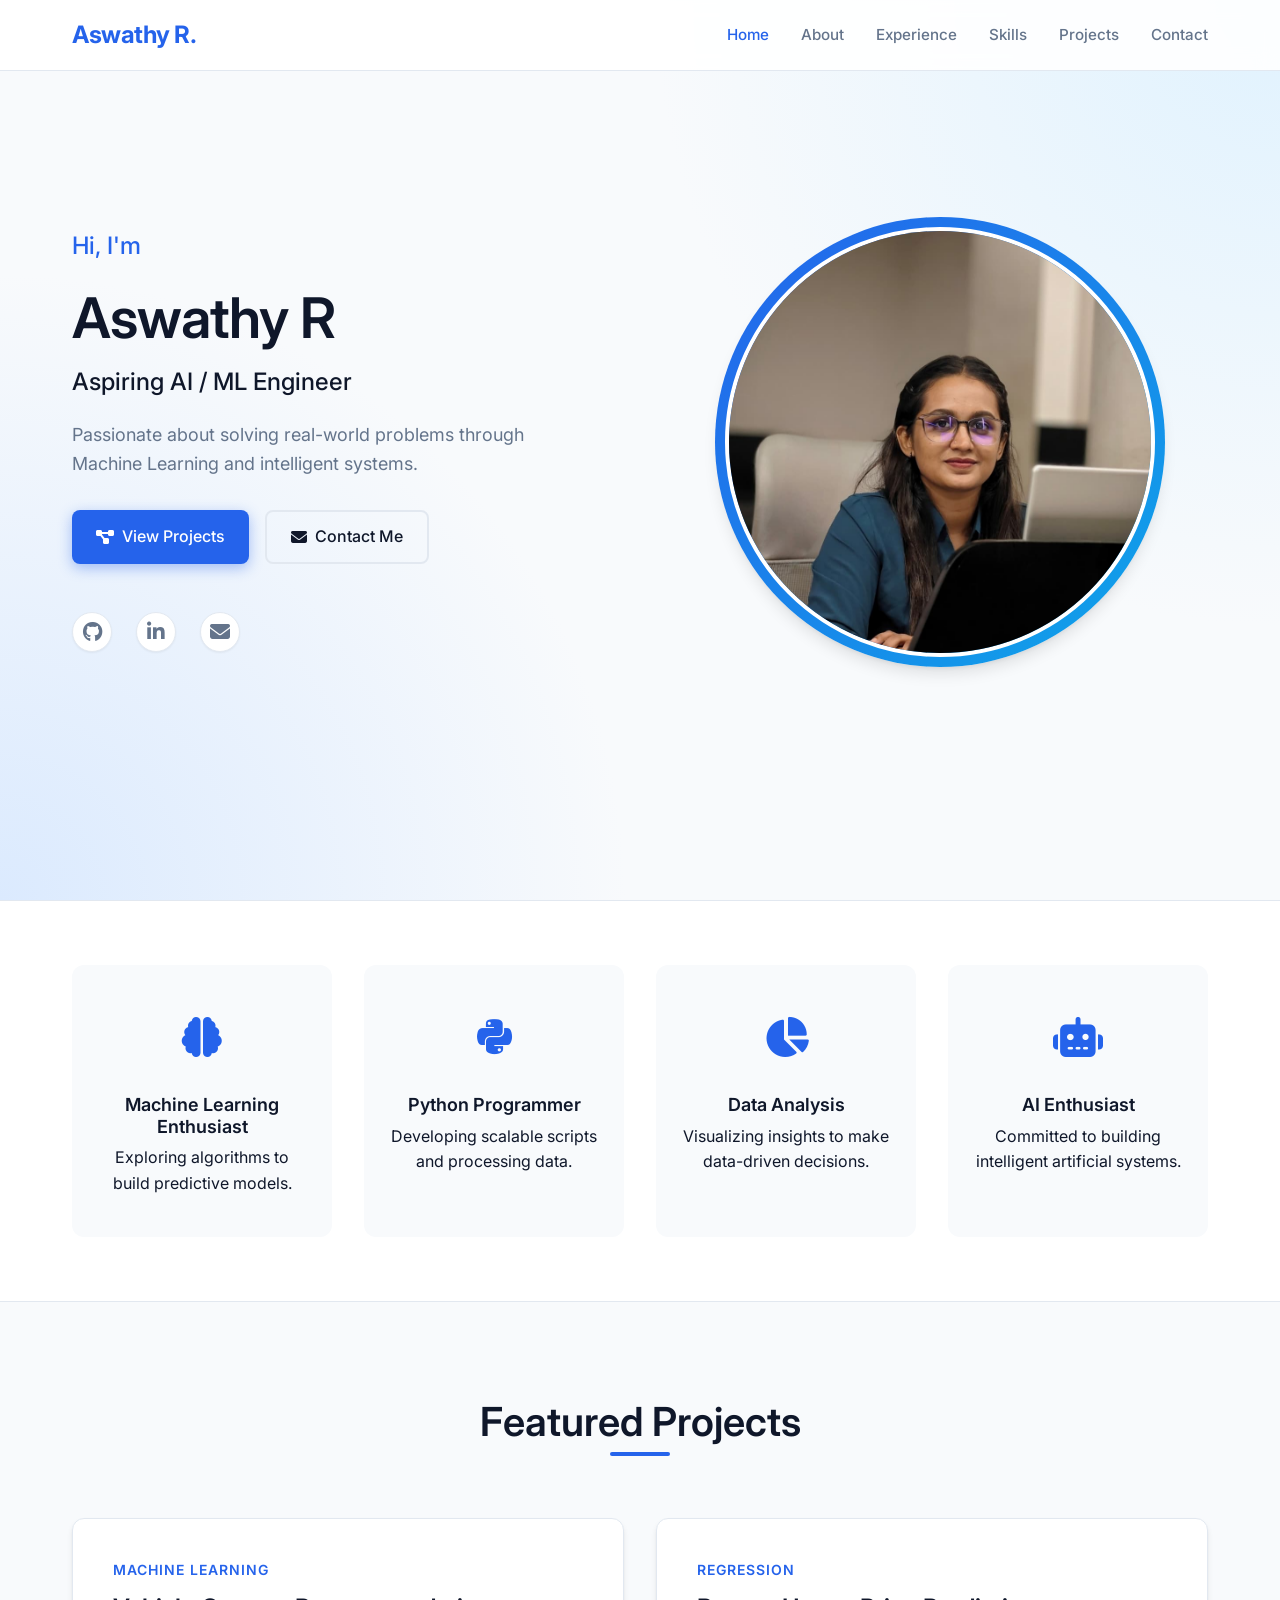
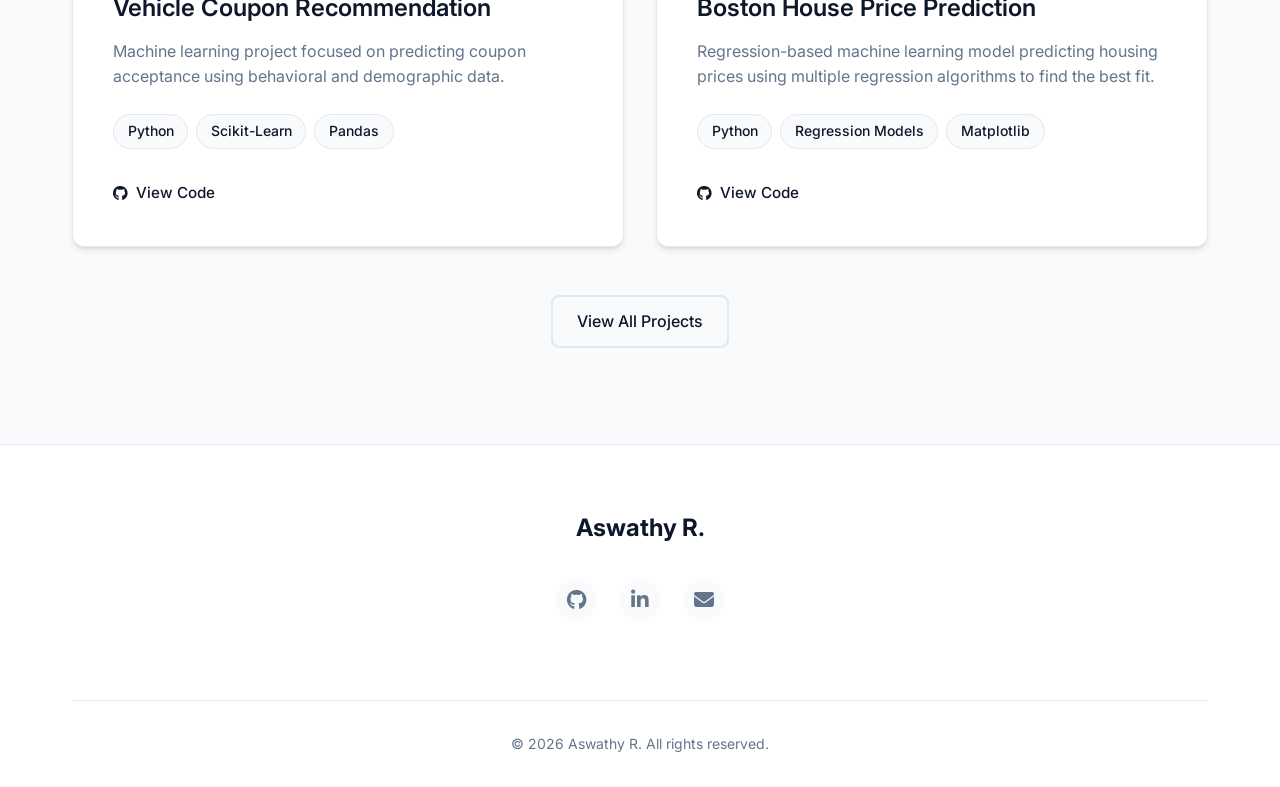
<file: index.html>
<!DOCTYPE html>
<html lang="en">

<head>
    <meta charset="UTF-8">
    <meta name="viewport" content="width=device-width, initial-scale=1.0">
    <title>Aswathy R | AI/ML Engineer</title>
    <meta name="description"
        content="Portfolio of Aswathy R, an aspiring AI/ML Engineer passionate about solving real-world problems.">
    <link rel="stylesheet" href="style.css">
    <link href="https://fonts.googleapis.com/css2?family=Inter:wght@300;400;500;600;700&display=swap" rel="stylesheet">
    <link rel="stylesheet" href="https://cdnjs.cloudflare.com/ajax/libs/font-awesome/6.4.0/css/all.min.css">
</head>

<body>
    <nav class="navbar">
        <div class="nav-content">
            <a href="index.html" class="logo">Aswathy R.</a>
            <ul class="nav-links">
                <li><a href="index.html" class="active">Home</a></li>
                <li><a href="about.html">About</a></li>
                <li><a href="experience.html">Experience</a></li>
                <li><a href="skills.html">Skills</a></li>
                <li><a href="projects.html">Projects</a></li>
                <li><a href="contact.html">Contact</a></li>
            </ul>
            <div class="menu-btn"><i class="fas fa-bars"></i></div>
        </div>
    </nav>

    <main>
        <!-- Hero Section -->
        <section class="hero" id="home">
            <div class="container hero-content">
                <div class="hero-text fade-in-up">
                    <h2 class="hero-title delay-1">Hi, I'm</h2>
                    <h1 class="delay-1">Aswathy R</h1>
                    <h3 class="hero-title delay-2" style="margin-top: 1rem; color: var(--text-main);">Aspiring AI / ML
                        Engineer</h3>
                    <p class="hero-tagline delay-3">
                        Passionate about solving real-world problems through Machine Learning and intelligent systems.
                    </p>
                    <div class="hero-actions delay-4">
                        <a href="projects.html" class="btn btn-primary">
                            <i class="fas fa-project-diagram"></i> View Projects
                        </a>
                        <a href="contact.html" class="btn btn-outline">
                            <i class="fas fa-envelope"></i> Contact Me
                        </a>
                    </div>
                    <div class="social-links delay-4">
                        <a href="https://github.com/Aswathy-R1211" target="_blank" aria-label="GitHub"><i
                                class="fab fa-github"></i></a>
                        <a href="https://www.linkedin.com/in/aswathy-r-1751b9347" target="_blank"
                            aria-label="LinkedIn"><i class="fab fa-linkedin-in"></i></a>
                        <a href="mailto:aswathysarovar@gmail.com" target="_blank" 
                            aria-label="Email"><i class="fas fa-envelope"></i></a>
                    </div>
                </div>
                <div class="hero-image fade-in-up delay-2">
                    <div class="img-container">
                        <img src="assets/profle.jpeg" alt="Aswathy R - AI Engineer">
                    </div>
                </div>
            </div>
        </section>

        <!-- Quick Highlights -->
        <section class="highlights">
            <div class="container">
                <div class="highlights-grid">
                    <div class="highlight-card fade-in-up delay-1">
                        <div class="highlight-icon"><i class="fas fa-brain"></i></div>
                        <h3>Machine Learning Enthusiast</h3>
                        <p>Exploring algorithms to build predictive models.</p>
                    </div>
                    <div class="highlight-card fade-in-up delay-2">
                        <div class="highlight-icon"><i class="fab fa-python"></i></div>
                        <h3>Python Programmer</h3>
                        <p>Developing scalable scripts and processing data.</p>
                    </div>
                    <div class="highlight-card fade-in-up delay-3">
                        <div class="highlight-icon"><i class="fas fa-chart-pie"></i></div>
                        <h3>Data Analysis</h3>
                        <p>Visualizing insights to make data-driven decisions.</p>
                    </div>
                    <div class="highlight-card fade-in-up delay-4">
                        <div class="highlight-icon"><i class="fas fa-robot"></i></div>
                        <h3>AI Enthusiast</h3>
                        <p>Committed to building intelligent artificial systems.</p>
                    </div>
                </div>
            </div>
        </section>

        <!-- Featured Projects / Preview -->
        <section class="projects-section">
            <div class="container">
                <div class="section-header fade-in-up">
                    <h2 class="section-title">Featured Projects</h2>
                </div>
                <div class="projects-grid">
                    <!-- Project 1 -->
                    <div class="project-card fade-in-up delay-1">
                        <div class="project-content">
                            <div class="project-category">Machine Learning</div>
                            <h3>Vehicle Coupon Recommendation</h3>
                            <p>Machine learning project focused on predicting coupon acceptance using behavioral and
                                demographic data.</p>
                            <div class="project-tech">
                                <span class="tech-tag">Python</span>
                                <span class="tech-tag">Scikit-Learn</span>
                                <span class="tech-tag">Pandas</span>
                            </div>
                            <div class="project-links">
                                <a href="https://github.com/Aswathy-R1211/MACHINE-LEARNING-PROJECT" target="_blank" class="project-link">
                                    <i class="fab fa-github"></i> View Code
                                </a>
                            </div>
                        </div>
                    </div>
                    <!-- Project 2 -->
                    <div class="project-card fade-in-up delay-2">
                        <div class="project-content">
                            <div class="project-category">Regression</div>
                            <h3>Boston House Price Prediction</h3>
                            <p>Regression-based machine learning model predicting housing prices using multiple
                                regression algorithms to find the best fit.</p>
                            <div class="project-tech">
                                <span class="tech-tag">Python</span>
                                <span class="tech-tag">Regression Models</span>
                                <span class="tech-tag">Matplotlib</span>
                            </div>
                            <div class="project-links">
                                <a href="https://github.com/Aswathy-R1211/SUPERVISED-MACHINE-LEARNING-PROJECT" target="_blank" class="project-link">
                                    <i class="fab fa-github"></i> View Code
                                </a>
                            </div>
                        </div>
                    </div>
                </div>
                <div style="text-align: center; margin-top: 3rem;" class="fade-in-up delay-3">
                    <a href="projects.html" class="btn btn-outline">View All Projects</a>
                </div>
            </div>
        </section>
    </main>

    <footer>
        <div class="container footer-content">
            <div class="footer-logo">Aswathy R.</div>
            <div class="footer-social">
                <a href="https://github.com/Aswathy-R1211" target="_blank" aria-label="GitHub"><i
                        class="fab fa-github"></i></a>
                <a href="https://www.linkedin.com/in/aswathy-r-1751b9347" target="_blank" aria-label="LinkedIn"><i
                        class="fab fa-linkedin-in"></i></a>
                <a href="mailto:aswathysarovar@gmail.com" aria-label="Email"><i class="fas fa-envelope"></i></a>
            </div>
            <div class="footer-bottom">
                <p>&copy; 2026 Aswathy R. All rights reserved.</p>
            </div>
        </div>
    </footer>

    <script src="main.js"></script>
</body>

</html>
</file>
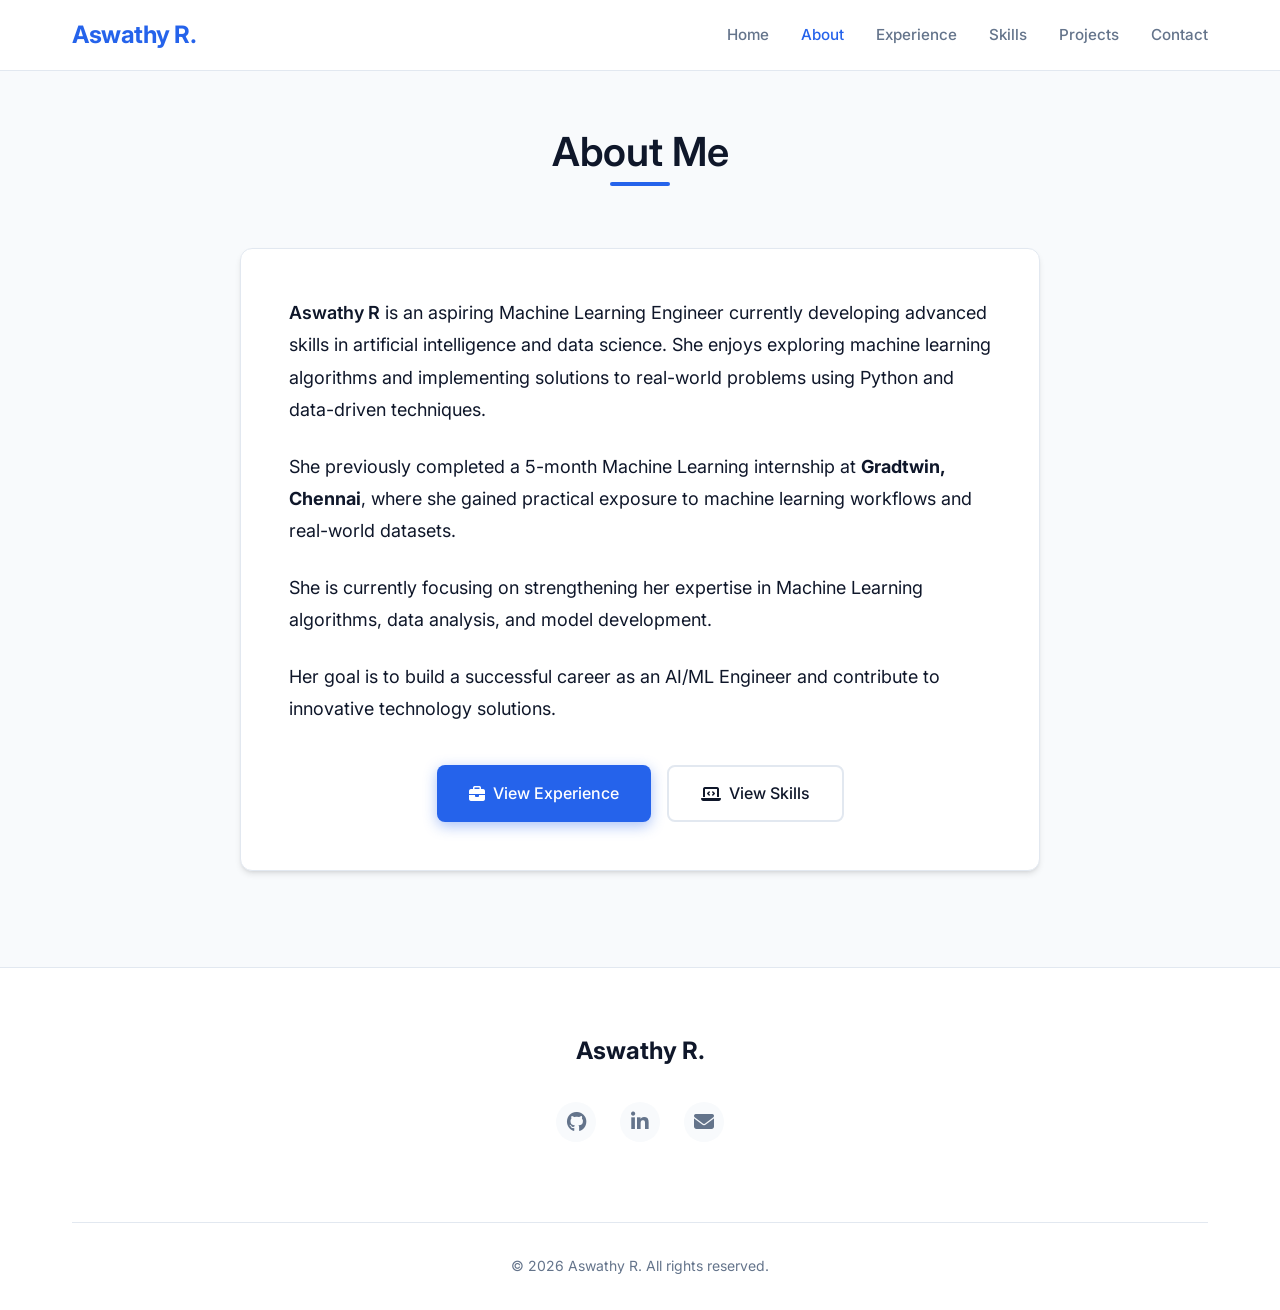
<file: about.html>
<!DOCTYPE html>
<html lang="en">
<head>
    <meta charset="UTF-8">
    <meta name="viewport" content="width=device-width, initial-scale=1.0">
    <title>About Me | Aswathy R</title>
    <meta name="description" content="Learn more about Aswathy R, an aspiring AI/ML Engineer.">
    <link rel="stylesheet" href="style.css">
    <link href="https://fonts.googleapis.com/css2?family=Inter:wght@300;400;500;600;700&display=swap" rel="stylesheet">
    <link rel="stylesheet" href="https://cdnjs.cloudflare.com/ajax/libs/font-awesome/6.4.0/css/all.min.css">
</head>
<body>
    <nav class="navbar">
        <div class="nav-content">
            <a href="index.html" class="logo">Aswathy R.</a>
            <ul class="nav-links">
                <li><a href="index.html">Home</a></li>
                <li><a href="about.html" class="active">About</a></li>
                <li><a href="experience.html">Experience</a></li>
                <li><a href="skills.html">Skills</a></li>
                <li><a href="projects.html">Projects</a></li>
                <li><a href="contact.html">Contact</a></li>
            </ul>
            <div class="menu-btn"><i class="fas fa-bars"></i></div>
        </div>
    </nav>

    <main style="padding-top: 8rem; min-height: calc(100vh - 200px);">
        <section class="about" style="padding-top: 0;">
            <div class="container">
                <div class="section-header fade-in-up">
                    <h2 class="section-title">About Me</h2>
                </div>
                
                <div class="about-content fade-in-up delay-1" style="max-width: 800px; margin: 0 auto; background: var(--bg-card); padding: 3rem; border-radius: var(--radius); box-shadow: var(--shadow-md); border: 1px solid var(--border);">
                    <p style="margin-bottom: 1.5rem; font-size: 1.125rem; color: var(--text-secondary); line-height: 1.8;">
                        <strong style="color: var(--text-main); font-weight: 600;">Aswathy R</strong> is an aspiring Machine Learning Engineer currently developing advanced skills in artificial intelligence and data science. She enjoys exploring machine learning algorithms and implementing solutions to real-world problems using Python and data-driven techniques.
                    </p>
                    <p style="margin-bottom: 1.5rem; font-size: 1.125rem; color: var(--text-secondary); line-height: 1.8;">
                        She previously completed a 5-month Machine Learning internship at <strong>Gradtwin, Chennai</strong>, where she gained practical exposure to machine learning workflows and real-world datasets.
                    </p>
                    <p style="margin-bottom: 1.5rem; font-size: 1.125rem; color: var(--text-secondary); line-height: 1.8;">
                        She is currently focusing on strengthening her expertise in Machine Learning algorithms, data analysis, and model development.
                    </p>
                    <p style="margin-bottom: 2.5rem; font-size: 1.125rem; color: var(--text-secondary); line-height: 1.8;">
                        Her goal is to build a successful career as an AI/ML Engineer and contribute to innovative technology solutions.
                    </p>
                    
                    <div style="text-align: center; display: flex; gap: 1rem; justify-content: center; flex-wrap: wrap;">
                        <a href="experience.html" class="btn btn-primary" style="padding: 0.85rem 2rem;">
                            <i class="fas fa-briefcase"></i> View Experience
                        </a>
                        <a href="skills.html" class="btn btn-outline" style="padding: 0.85rem 2rem;">
                            <i class="fas fa-laptop-code"></i> View Skills
                        </a>
                    </div>
                </div>
            </div>
        </section>
    </main>

    <footer>
        <div class="container footer-content">
            <div class="footer-logo">Aswathy R.</div>
            <div class="footer-social">
                <a href="https://github.com/Aswathy-R1211" target="_blank" aria-label="GitHub"><i class="fab fa-github"></i></a>
                <a href="https://www.linkedin.com/in/aswathy-r-1751b9347" target="_blank" aria-label="LinkedIn"><i class="fab fa-linkedin-in"></i></a>
                <a href="mailto:aswathysarovar@gmail.com" target="_blank" aria-label="Email"><i class="fas fa-envelope"></i></a>
            </div>
            <div class="footer-bottom">
                <p>&copy; 2026 Aswathy R. All rights reserved.</p>
            </div>
        </div>
    </footer>

    <script src="main.js"></script>
</body>
</html>
</file>
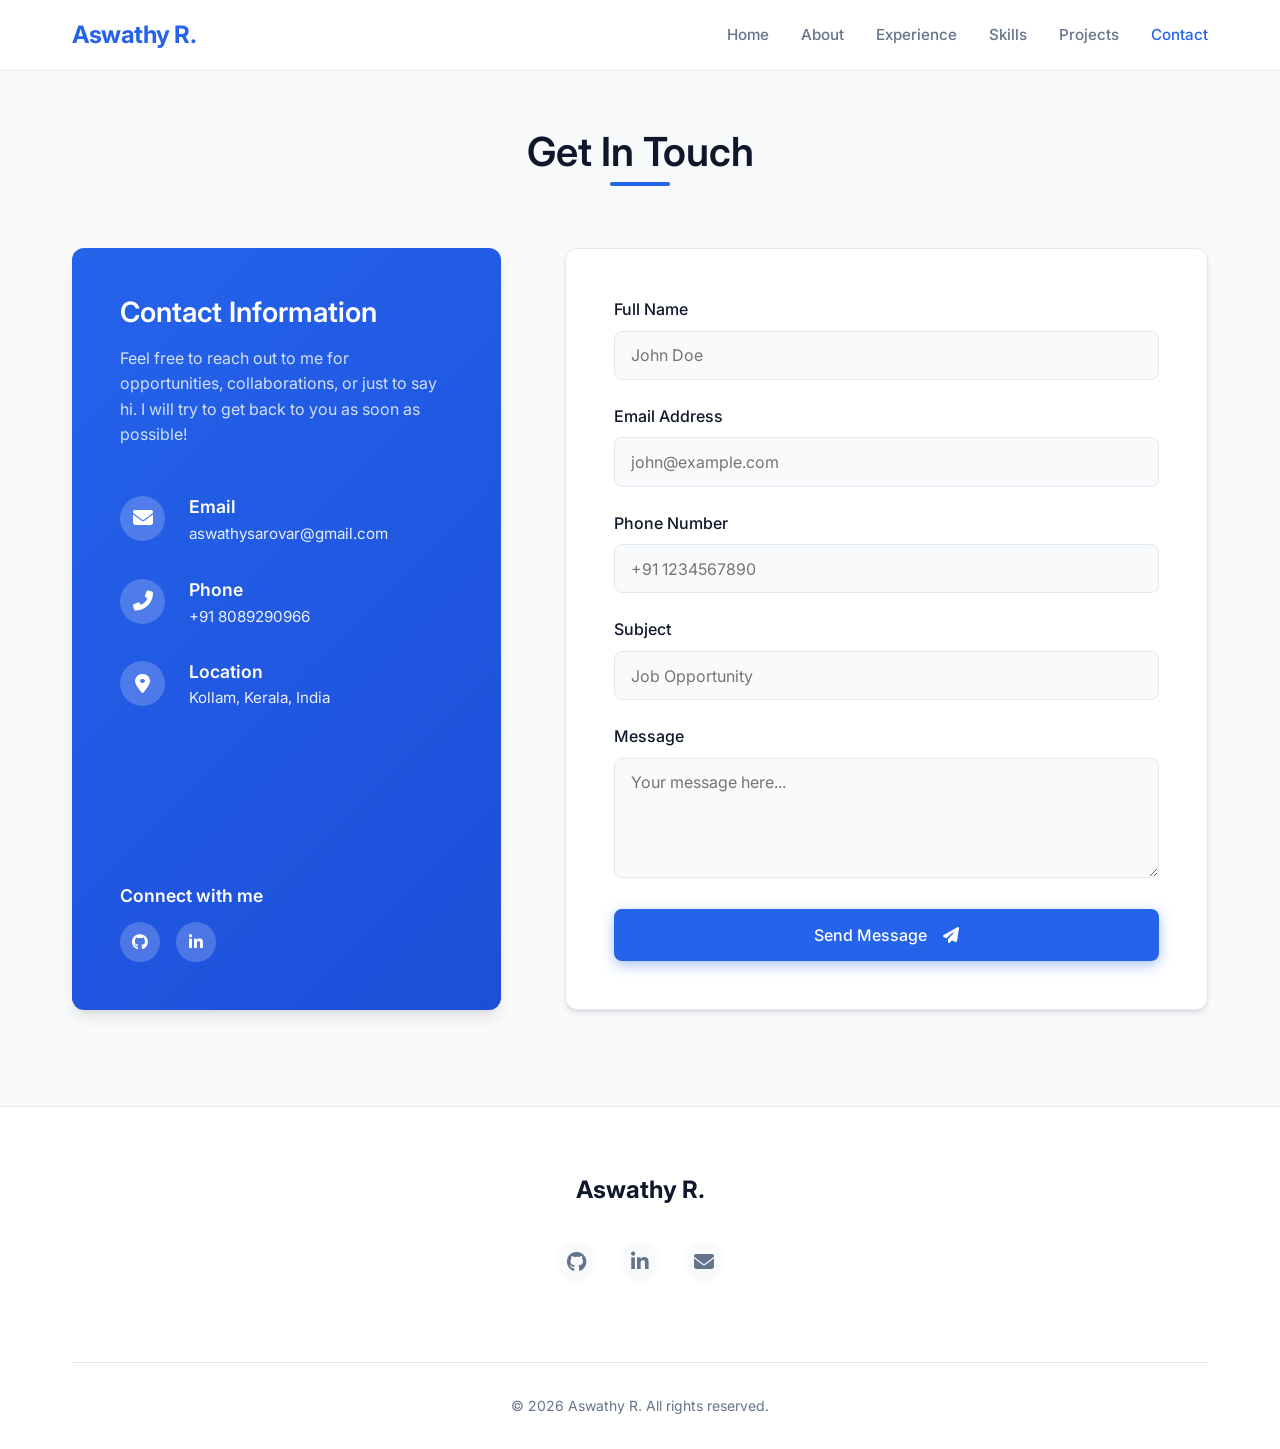
<file: contact.html>
<!DOCTYPE html>
<html lang="en">

<head>
    <meta charset="UTF-8">
    <meta name="viewport" content="width=device-width, initial-scale=1.0">
    <title>Contact Me | Aswathy R</title>
    <meta name="description" content="Get in touch with Aswathy R.">
    <link rel="stylesheet" href="style.css">
    <link href="https://fonts.googleapis.com/css2?family=Inter:wght@300;400;500;600;700&display=swap" rel="stylesheet">
    <link rel="stylesheet" href="https://cdnjs.cloudflare.com/ajax/libs/font-awesome/6.4.0/css/all.min.css">
    <style>
        .contact-grid {
            display: grid;
            grid-template-columns: 1fr 1.5fr;
            gap: 4rem;
        }

        @media (max-width: 900px) {
            .contact-grid {
                grid-template-columns: 1fr;
            }
        }

        .contact-info-card {
            background: linear-gradient(135deg, var(--primary), var(--primary-dark));
            color: white;
            padding: 3rem;
            border-radius: var(--radius);
            box-shadow: var(--shadow-lg);
            display: flex;
            flex-direction: column;
            gap: 2rem;
        }

        .contact-info-card h3 {
            color: white;
            font-size: 1.75rem;
            margin-bottom: 1rem;
        }

        .info-item {
            display: flex;
            align-items: flex-start;
            gap: 1.5rem;
        }

        .info-item .icon {
            width: 45px;
            height: 45px;
            border-radius: 50%;
            background: rgba(255, 255, 255, 0.2);
            display: flex;
            align-items: center;
            justify-content: center;
            font-size: 1.25rem;
            flex-shrink: 0;
        }

        .info-item h4 {
            color: white;
            font-size: 1.1rem;
            margin-bottom: 0.25rem;
        }

        .info-item p,
        .info-item a {
            color: rgba(255, 255, 255, 0.9);
            font-size: 0.95rem;
        }

        .info-item a:hover {
            color: white;
            text-decoration: underline;
        }

        .contact-form {
            background: var(--bg-card);
            padding: 3rem;
            border-radius: var(--radius);
            box-shadow: var(--shadow-md);
            border: 1px solid var(--border);
        }

        .form-group {
            margin-bottom: 1.5rem;
        }

        .form-label {
            display: block;
            margin-bottom: 0.5rem;
            font-weight: 500;
            color: var(--text-main);
        }

        .form-control {
            width: 100%;
            padding: 0.85rem 1rem;
            border: 1px solid var(--border);
            border-radius: 8px;
            font-family: inherit;
            font-size: 1rem;
            transition: var(--transition);
            background: var(--bg-main);
            color: var(--text-main);
        }

        .form-control:focus {
            outline: none;
            border-color: var(--primary);
            box-shadow: 0 0 0 3px rgba(37, 99, 235, 0.1);
            background: white;
        }

        textarea.form-control {
            resize: vertical;
            min-height: 120px;
        }

        .error-message {
            color: #dc2626;
            font-size: 0.85rem;
            margin-top: 0.5rem;
            display: none;
        }

        .form-group.error .form-control {
            border-color: #dc2626;
        }

        .form-group.error .error-message {
            display: block;
        }

        .form-success {
            display: none;
            background: #dcfce7;
            color: #166534;
            padding: 1rem;
            border-radius: 8px;
            margin-bottom: 1.5rem;
            border: 1px solid #bbf7d0;
            text-align: center;
            font-weight: 500;
        }
    </style>
</head>

<body>
    <nav class="navbar">
        <div class="nav-content">
            <a href="index.html" class="logo">Aswathy R.</a>
            <ul class="nav-links">
                <li><a href="index.html">Home</a></li>
                <li><a href="about.html">About</a></li>
                <li><a href="experience.html">Experience</a></li>
                <li><a href="skills.html">Skills</a></li>
                <li><a href="projects.html">Projects</a></li>
                <li><a href="contact.html" class="active">Contact</a></li>
            </ul>
            <div class="menu-btn"><i class="fas fa-bars"></i></div>
        </div>
    </nav>

    <main style="padding-top: 8rem; min-height: calc(100vh - 200px);">
        <section class="contact" style="padding-top: 0;">
            <div class="container">
                <div class="section-header fade-in-up">
                    <h2 class="section-title">Get In Touch</h2>
                </div>

                <div class="contact-grid">

                    <!-- Contact Info -->
                    <div class="contact-info-card fade-in-up delay-1">
                        <div>
                            <h3>Contact Information</h3>
                            <p style="color: rgba(255,255,255,0.8); line-height: 1.6;">Feel free to reach out to me for
                                opportunities, collaborations, or just to say hi. I will try to get back to you as soon
                                as possible!</p>
                        </div>

                        <div style="display: flex; flex-direction: column; gap: 2rem; margin-top: 1rem;">
                            <div class="info-item">
                                <div class="icon"><i class="fas fa-envelope"></i></div>
                                <div>
                                    <h4>Email</h4>
                                    <a href="mailto:aswathysarovar@gmail.com">aswathysarovar@gmail.com</a>
                                </div>
                            </div>

                            <div class="info-item">
                                <div class="icon"><i class="fas fa-phone-alt"></i></div>
                                <div>
                                    <h4>Phone</h4>
                                    <a href="tel:+918089290966">+91 8089290966</a>
                                </div>
                            </div>

                            <div class="info-item">
                                <div class="icon"><i class="fas fa-map-marker-alt"></i></div>
                                <div>
                                    <h4>Location</h4>
                                    <p>Kollam, Kerala, India</p>
                                </div>
                            </div>
                        </div>

                        <div style="margin-top: auto; padding-top: 2rem;">
                            <h4 style="color: white; margin-bottom: 1rem; font-size: 1.1rem;">Connect with me</h4>
                            <div style="display: flex; gap: 1rem;">
                                <a href="https://github.com/Aswathy-R1211" target="_blank"
                                    style="width: 40px; height: 40px; border-radius: 50%; background: rgba(255,255,255,0.2); display: flex; align-items: center; justify-content: center; color: white; transition: all 0.3s;"><i
                                        class="fab fa-github"></i></a>
                                <a href="https://www.linkedin.com/in/aswathy-r-1751b9347" target="_blank"
                                    style="width: 40px; height: 40px; border-radius: 50%; background: rgba(255,255,255,0.2); display: flex; align-items: center; justify-content: center; color: white; transition: all 0.3s;"><i
                                        class="fab fa-linkedin-in"></i></a>
                            </div>
                        </div>
                    </div>

                    <!-- Contact Form -->
                    <div class="contact-form fade-in-up delay-2">
                        <div class="form-success" id="formSuccess">
                            <i class="fas fa-check-circle" style="margin-right: 0.5rem;"></i> Message sent successfully!
                            I will contact you soon.
                        </div>

                        <form id="contactForm" action="https://formspree.io/f/xpqyrwqv" method="POST" novalidate>
                            <div class="form-group" id="nameGroup">
                                <label for="name" class="form-label">Full Name</label>
                                <input type="text" id="name" name="name" class="form-control" placeholder="John Doe">
                                <div class="error-message">Please enter your full name.</div>
                            </div>

                            <div class="form-group" id="emailGroup">
                                <label for="email" class="form-label">Email Address</label>
                                <input type="email" id="email" name="email" class="form-control"
                                    placeholder="john@example.com">
                                <div class="error-message">Please enter a valid email address.</div>
                            </div>

                            <div class="form-group" id="phoneGroup">
                                <label for="phone" class="form-label">Phone Number</label>
                                <input type="tel" id="phone" name="phone" class="form-control"
                                    placeholder="+91 1234567890">
                                <div class="error-message">Please enter a valid phone number.</div>
                            </div>

                            <div class="form-group" id="subjectGroup">
                                <label for="subject" class="form-label">Subject</label>
                                <input type="text" id="subject" name="subject" class="form-control"
                                    placeholder="Job Opportunity">
                                <div class="error-message">Please enter a subject.</div>
                            </div>

                            <div class="form-group" id="messageGroup">
                                <label for="message" class="form-label">Message</label>
                                <textarea id="message" name="message" class="form-control"
                                    placeholder="Your message here..."></textarea>
                                <div class="error-message">Please enter a message (minimum 20 characters).</div>
                            </div>

                            <button type="submit" class="btn btn-primary" style="width: 100%; padding: 1rem;">
                                Send Message <i class="fas fa-paper-plane" style="margin-left: 0.5rem;"></i>
                            </button>
                        </form>
                    </div>

                </div>
            </div>
        </section>
    </main>

    <footer>
        <div class="container footer-content">
            <div class="footer-logo">Aswathy R.</div>
            <div class="footer-social">
                <a href="https://github.com/Aswathy-R1211" target="_blank" aria-label="GitHub"><i
                        class="fab fa-github"></i></a>
                <a href="https://www.linkedin.com/in/aswathy-r-1751b9347" target="_blank" aria-label="LinkedIn"><i
                        class="fab fa-linkedin-in"></i></a>
                <a href="mailto:aswathysarovar@gmail.com" target="_blank" aria-label="Email"><i class="fas fa-envelope"></i></a>
            </div>
            <div class="footer-bottom">
                <p>&copy; 2026 Aswathy R. All rights reserved.</p>
            </div>
        </div>
    </footer>

    <script src="main.js"></script>
</body>

</html>
</file>
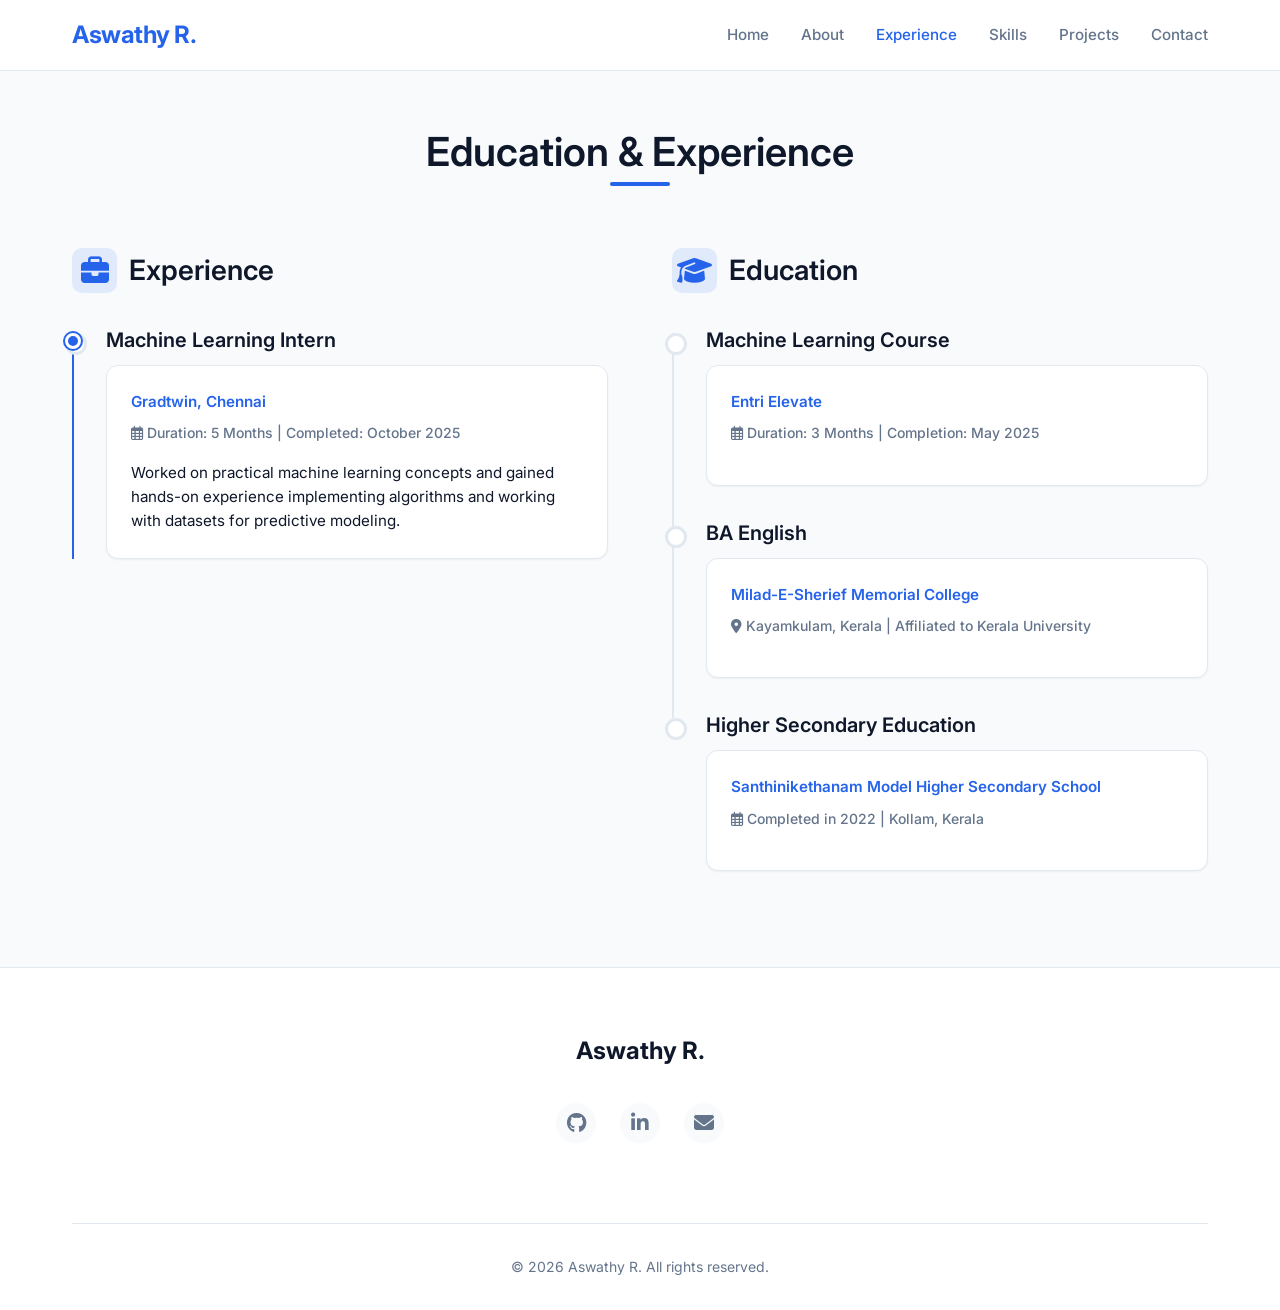
<file: experience.html>
<!DOCTYPE html>
<html lang="en">
<head>
    <meta charset="UTF-8">
    <meta name="viewport" content="width=device-width, initial-scale=1.0">
    <title>Education & Experience | Aswathy R</title>
    <meta name="description" content="Educational background and internship experience of Aswathy R.">
    <link rel="stylesheet" href="style.css">
    <link href="https://fonts.googleapis.com/css2?family=Inter:wght@300;400;500;600;700&display=swap" rel="stylesheet">
    <link rel="stylesheet" href="https://cdnjs.cloudflare.com/ajax/libs/font-awesome/6.4.0/css/all.min.css">
    <style>
        .timeline-item {
            border-left: 2px solid var(--border);
            padding-left: 2rem;
            padding-bottom: 2.5rem;
            position: relative;
            transition: var(--transition);
        }
        .timeline-item:last-child {
            border-left-color: transparent;
            padding-bottom: 0;
        }
        .timeline-item::before {
            content: '';
            position: absolute;
            left: -9px;
            top: 0;
            width: 16px;
            height: 16px;
            background: var(--bg-card);
            border-radius: 50%;
            border: 3px solid var(--border);
            transition: var(--transition);
        }
        .timeline-item:hover::before {
            border-color: var(--primary);
            background: var(--primary);
            box-shadow: 0 0 0 4px rgba(37, 99, 235, 0.2);
        }
        .timeline-item:hover {
            border-left-color: var(--primary);
        }
        .timeline-item h4 {
            font-size: 1.25rem;
            margin-bottom: 0.5rem;
            color: var(--text-main);
            transform: translateY(-5px);
        }
        .timeline-subtitle {
            color: var(--primary);
            font-weight: 600;
            font-size: 0.95rem;
            margin-bottom: 0.5rem;
        }
        .timeline-meta {
            color: var(--text-muted);
            font-size: 0.875rem;
            margin-bottom: 1rem;
            font-weight: 500;
        }
        .timeline-card {
            background: var(--bg-card);
            padding: 1.5rem;
            border-radius: var(--radius);
            box-shadow: var(--shadow-sm);
            border: 1px solid var(--border);
            transition: var(--transition);
        }
        .timeline-item:hover .timeline-card {
            box-shadow: var(--shadow-md);
            border-color: var(--primary-light);
            transform: translateY(-2px);
        }
    </style>
</head>
<body>
    <nav class="navbar">
        <div class="nav-content">
            <a href="index.html" class="logo">Aswathy R.</a>
            <ul class="nav-links">
                <li><a href="index.html">Home</a></li>
                <li><a href="about.html">About</a></li>
                <li><a href="experience.html" class="active">Experience</a></li>
                <li><a href="skills.html">Skills</a></li>
                <li><a href="projects.html">Projects</a></li>
                <li><a href="contact.html">Contact</a></li>
            </ul>
            <div class="menu-btn"><i class="fas fa-bars"></i></div>
        </div>
    </nav>

    <main style="padding-top: 8rem; min-height: calc(100vh - 200px);">
        <section class="experience" style="padding-top: 0;">
            <div class="container">
                <div class="section-header fade-in-up">
                    <h2 class="section-title">Education & Experience</h2>
                </div>
                
                <div style="display: grid; grid-template-columns: repeat(auto-fit, minmax(350px, 1fr)); gap: 4rem;">
                    
                    <!-- Experience Section -->
                    <div class="experience-section fade-in-up delay-1">
                        <h3 style="margin-bottom: 2.5rem; color: var(--text-main); display: flex; align-items: center; gap: 0.75rem; font-size: 1.75rem;">
                            <div style="width: 45px; height: 45px; border-radius: 10px; background: rgba(37, 99, 235, 0.1); display: flex; align-items: center; justify-content: center; color: var(--primary);">
                                <i class="fas fa-briefcase"></i>
                            </div>
                            Experience
                        </h3>
                        <div class="timeline">
                            <div class="timeline-item" style="border-left-color: var(--primary);">
                                <div style="position: absolute; left: -9px; top: 0; width: 16px; height: 16px; background: var(--primary); border-radius: 50%; border: 3px solid white; box-shadow: 0 0 0 2px var(--primary);"></div>
                                <h4>Machine Learning Intern</h4>
                                <div class="timeline-card">
                                    <div class="timeline-subtitle">Gradtwin, Chennai</div>
                                    <div class="timeline-meta"><i class="far fa-calendar-alt"></i> Duration: 5 Months | Completed: October 2025</div>
                                    <p style="color: var(--text-secondary); font-size: 0.95rem; line-height: 1.6;">
                                        Worked on practical machine learning concepts and gained hands-on experience implementing algorithms and working with datasets for predictive modeling.
                                    </p>
                                </div>
                            </div>
                        </div>
                    </div>
                    
                    <!-- Education Section -->
                    <div class="education-section fade-in-up delay-2">
                        <h3 style="margin-bottom: 2.5rem; color: var(--text-main); display: flex; align-items: center; gap: 0.75rem; font-size: 1.75rem;">
                            <div style="width: 45px; height: 45px; border-radius: 10px; background: rgba(37, 99, 235, 0.1); display: flex; align-items: center; justify-content: center; color: var(--primary);">
                                <i class="fas fa-graduation-cap"></i>
                            </div>
                            Education
                        </h3>
                        <div class="timeline">
                            <div class="timeline-item">
                                <h4>Machine Learning Course</h4>
                                <div class="timeline-card">
                                    <div class="timeline-subtitle">Entri Elevate</div>
                                    <div class="timeline-meta"><i class="far fa-calendar-alt"></i> Duration: 3 Months | Completion: May 2025</div>
                                </div>
                            </div>
                            
                            <div class="timeline-item">
                                <h4>BA English</h4>
                                <div class="timeline-card">
                                    <div class="timeline-subtitle">Milad-E-Sherief Memorial College</div>
                                    <div class="timeline-meta"><i class="fas fa-map-marker-alt"></i> Kayamkulam, Kerala | Affiliated to Kerala University</div>
                                </div>
                            </div>
                            
                            <div class="timeline-item">
                                <h4>Higher Secondary Education</h4>
                                <div class="timeline-card">
                                    <div class="timeline-subtitle">Santhinikethanam Model Higher Secondary School</div>
                                    <div class="timeline-meta"><i class="far fa-calendar-alt"></i> Completed in 2022 | Kollam, Kerala</div>
                                </div>
                            </div>
                        </div>
                    </div>
                    
                </div>
            </div>
        </section>
    </main>

    <footer>
        <div class="container footer-content">
            <div class="footer-logo">Aswathy R.</div>
            <div class="footer-social">
                <a href="https://github.com/Aswathy-R1211" target="_blank" aria-label="GitHub"><i class="fab fa-github"></i></a>
                <a href="https://www.linkedin.com/in/aswathy-r-1751b9347" target="_blank" aria-label="LinkedIn"><i class="fab fa-linkedin-in"></i></a>
                <a href="mailto:aswathysarovar@gmail.com" target="_blank" aria-label="Email"><i class="fas fa-envelope"></i></a>
            </div>
            <div class="footer-bottom">
                <p>&copy; 2026 Aswathy R. All rights reserved.</p>
            </div>
        </div>
    </footer>

    <script src="main.js"></script>
</body>
</html>
</file>
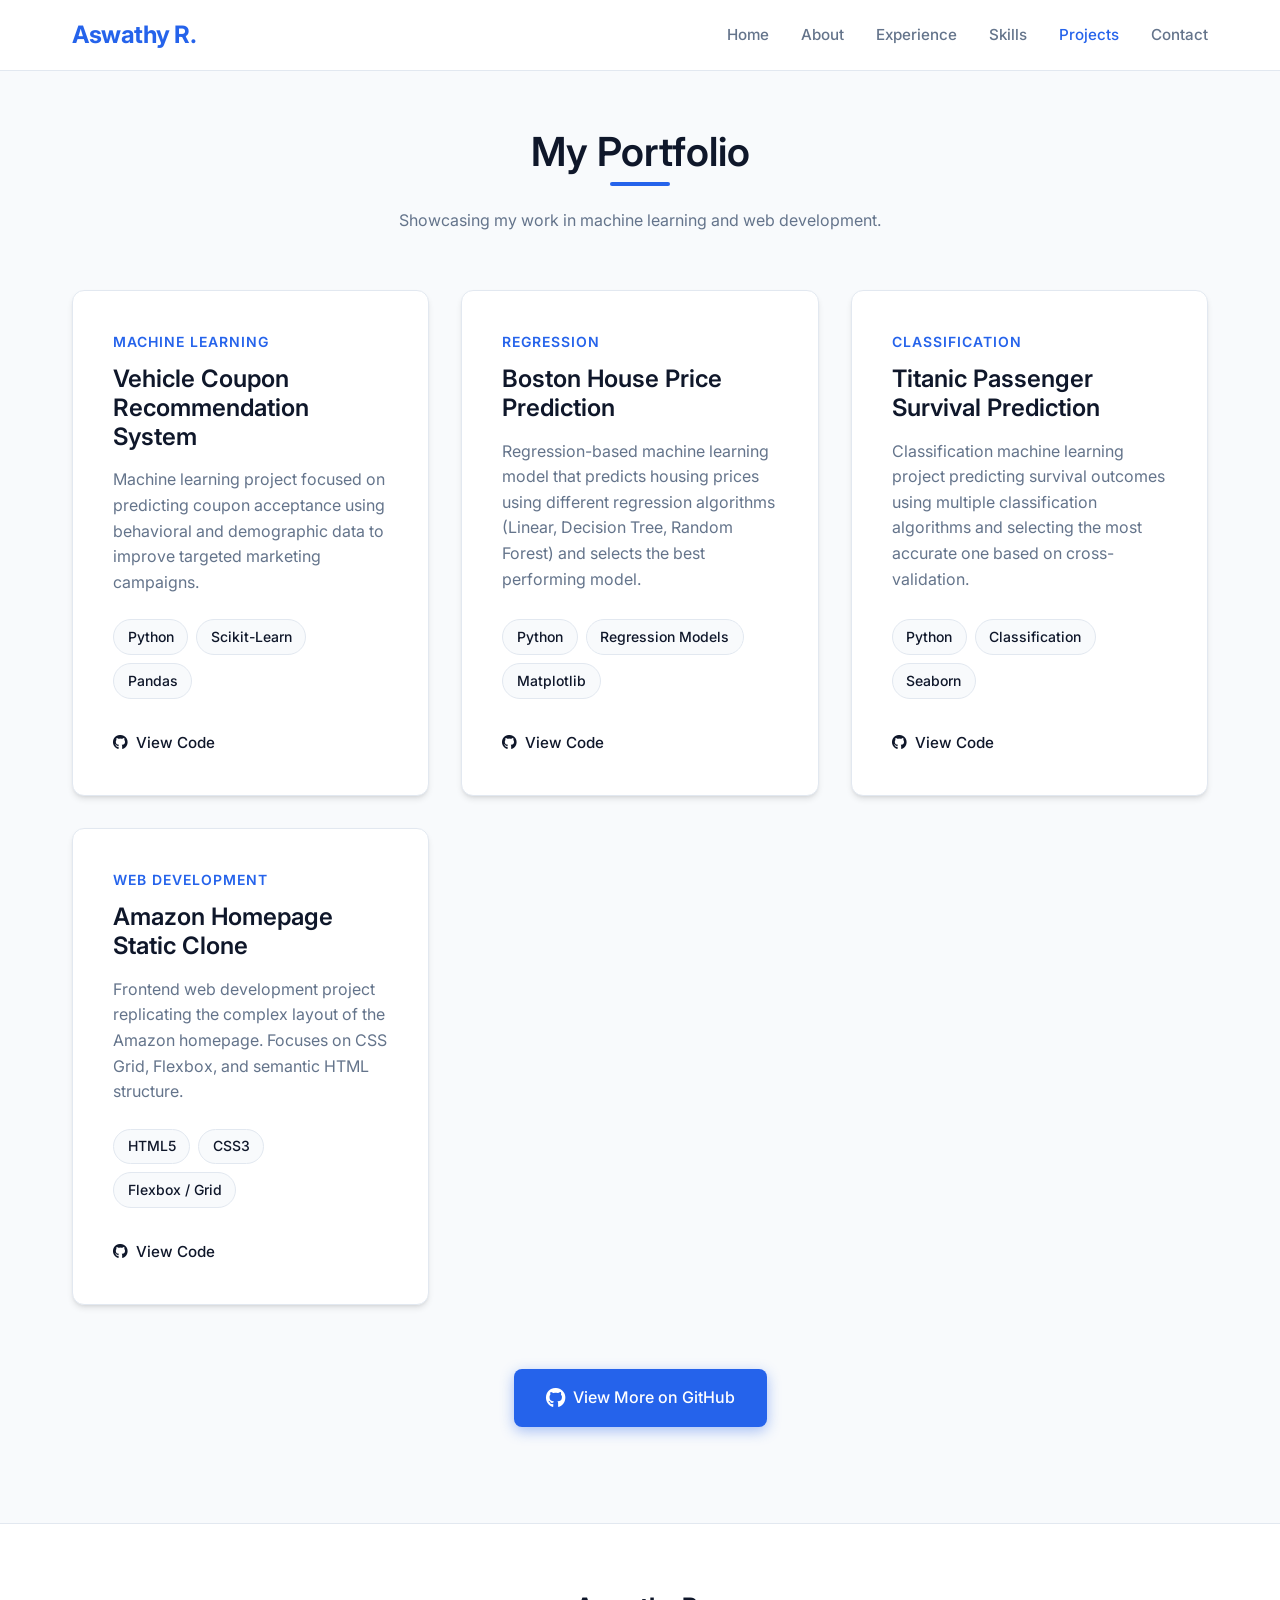
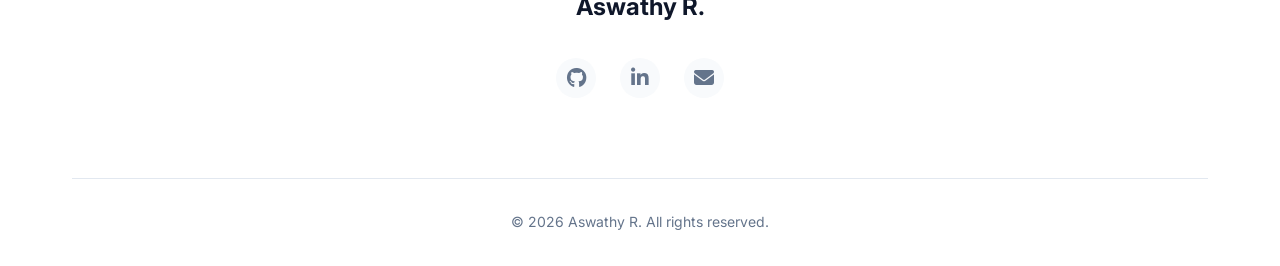
<file: projects.html>
<!DOCTYPE html>
<html lang="en">
<head>
    <meta charset="UTF-8">
    <meta name="viewport" content="width=device-width, initial-scale=1.0">
    <title>Projects & Portfolio | Aswathy R</title>
    <meta name="description" content="Machine Learning and Web Development projects by Aswathy R.">
    <link rel="stylesheet" href="style.css">
    <link href="https://fonts.googleapis.com/css2?family=Inter:wght@300;400;500;600;700&display=swap" rel="stylesheet">
    <link rel="stylesheet" href="https://cdnjs.cloudflare.com/ajax/libs/font-awesome/6.4.0/css/all.min.css">
</head>
<body>
    <nav class="navbar">
        <div class="nav-content">
            <a href="index.html" class="logo">Aswathy R.</a>
            <ul class="nav-links">
                <li><a href="index.html">Home</a></li>
                <li><a href="about.html">About</a></li>
                <li><a href="experience.html">Experience</a></li>
                <li><a href="skills.html">Skills</a></li>
                <li><a href="projects.html" class="active">Projects</a></li>
                <li><a href="contact.html">Contact</a></li>
            </ul>
            <div class="menu-btn"><i class="fas fa-bars"></i></div>
        </div>
    </nav>

    <main style="padding-top: 8rem; min-height: calc(100vh - 200px);">
        <section class="projects-section" style="padding-top: 0; background: transparent;">
            <div class="container">
                <div class="section-header fade-in-up">
                    <h2 class="section-title">My Portfolio</h2>
                    <p style="color: var(--text-muted); margin-top: 1rem;">Showcasing my work in machine learning and web development.</p>
                </div>
                
                <div class="projects-grid">
                    
                    <!-- Project 1 -->
                    <div class="project-card fade-in-up delay-1">
                        <div class="project-content">
                            <div class="project-category">Machine Learning</div>
                            <h3>Vehicle Coupon Recommendation System</h3>
                            <p>Machine learning project focused on predicting coupon acceptance using behavioral and demographic data to improve targeted marketing campaigns.</p>
                            <div class="project-tech">
                                <span class="tech-tag">Python</span>
                                <span class="tech-tag">Scikit-Learn</span>
                                <span class="tech-tag">Pandas</span>
                            </div>
                            <div class="project-links">
                                <a href="https://github.com/Aswathy-R1211/MACHINE-LEARNING-PROJECT" target="_blank" class="project-link">
                                    <i class="fab fa-github"></i> View Code
                                </a>
                            </div>
                        </div>
                    </div>

                    <!-- Project 2 -->
                    <div class="project-card fade-in-up delay-1">
                        <div class="project-content">
                            <div class="project-category">Regression</div>
                            <h3>Boston House Price Prediction</h3>
                            <p>Regression-based machine learning model that predicts housing prices using different regression algorithms (Linear, Decision Tree, Random Forest) and selects the best performing model.</p>
                            <div class="project-tech">
                                <span class="tech-tag">Python</span>
                                <span class="tech-tag">Regression Models</span>
                                <span class="tech-tag">Matplotlib</span>
                            </div>
                            <div class="project-links">
                                <a href="https://github.com/Aswathy-R1211/SUPERVISED-MACHINE-LEARNING-PROJECT" target="_blank" class="project-link">
                                    <i class="fab fa-github"></i> View Code
                                </a>
                            </div>
                        </div>
                    </div>

                    <!-- Project 3 -->
                    <div class="project-card fade-in-up delay-2">
                        <div class="project-content">
                            <div class="project-category">Classification</div>
                            <h3>Titanic Passenger Survival Prediction</h3>
                            <p>Classification machine learning project predicting survival outcomes using multiple classification algorithms and selecting the most accurate one based on cross-validation.</p>
                            <div class="project-tech">
                                <span class="tech-tag">Python</span>
                                <span class="tech-tag">Classification</span>
                                <span class="tech-tag">Seaborn</span>
                            </div>
                            <div class="project-links">
                                <a href="https://github.com/Aswathy-R1211/SUPERVISED-MACHINE-LEARNING-PROJECT" target="_blank" class="project-link">
                                    <i class="fab fa-github"></i> View Code
                                </a>
                            </div>
                        </div>
                    </div>

                    <!-- Project 4 -->
                    <!-- <div class="project-card fade-in-up delay-2">
                        <div class="project-content">
                            <div class="project-category">Unsupervised Learning</div>
                            <h3>Iris Dataset Clustering</h3>
                            <p>Unsupervised learning project implementing K-Means, Hierarchical Clustering, and DBSCAN to group flower species without labels, demonstrating proficiency in clustering algorithms.</p>
                            <div class="project-tech">
                                <span class="tech-tag">Python</span>
                                <span class="tech-tag">K-Means</span>
                                <span class="tech-tag">DBSCAN</span>
                            </div>
                            <div class="project-links">
                                <a href="https://github.com/Aswathy-R1211" target="_blank" class="project-link">
                                    <i class="fab fa-github"></i> View Code
                                </a>
                            </div>
                        </div>
                    </div> -->

                    <!-- Project 5 -->
                    <div class="project-card fade-in-up delay-3">
                        <div class="project-content">
                            <div class="project-category">Web Development</div>
                            <h3>Amazon Homepage Static Clone</h3>
                            <p>Frontend web development project replicating the complex layout of the Amazon homepage. Focuses on CSS Grid, Flexbox, and semantic HTML structure.</p>
                            <div class="project-tech">
                                <span class="tech-tag">HTML5</span>
                                <span class="tech-tag">CSS3</span>
                                <span class="tech-tag">Flexbox / Grid</span>
                            </div>
                            <div class="project-links">
                                <a href="https://github.com/Aswathy-R1211/Amazon-Clone" target="_blank" class="project-link">
                                    <i class="fab fa-github"></i> View Code
                                </a>
                            </div>
                        </div>
                    </div>

                </div>
                
                <div style="text-align: center; margin-top: 4rem;" class="fade-in-up delay-4">
                    <a href="https://github.com/Aswathy-R1211" target="_blank" class="btn btn-primary" style="padding: 1rem 2rem;">
                        <i class="fab fa-github" style="font-size: 1.25rem;"></i> View More on GitHub
                    </a>
                </div>
            </div>
        </section>
    </main>

    <footer>
        <div class="container footer-content">
            <div class="footer-logo">Aswathy R.</div>
            <div class="footer-social">
                <a href="https://github.com/Aswathy-R1211" target="_blank" aria-label="GitHub"><i class="fab fa-github"></i></a>
                <a href="https://www.linkedin.com/in/aswathy-r-1751b9347" target="_blank" aria-label="LinkedIn"><i class="fab fa-linkedin-in"></i></a>
                <a href="mailto:aswathysarovar@gmail.com" aria-label="Email"><i class="fas fa-envelope"></i></a>
            </div>
            <div class="footer-bottom">
                <p>&copy; 2026 Aswathy R. All rights reserved.</p>
            </div>
        </div>
    </footer>

    <script src="main.js"></script>
</body>
</html>
</file>
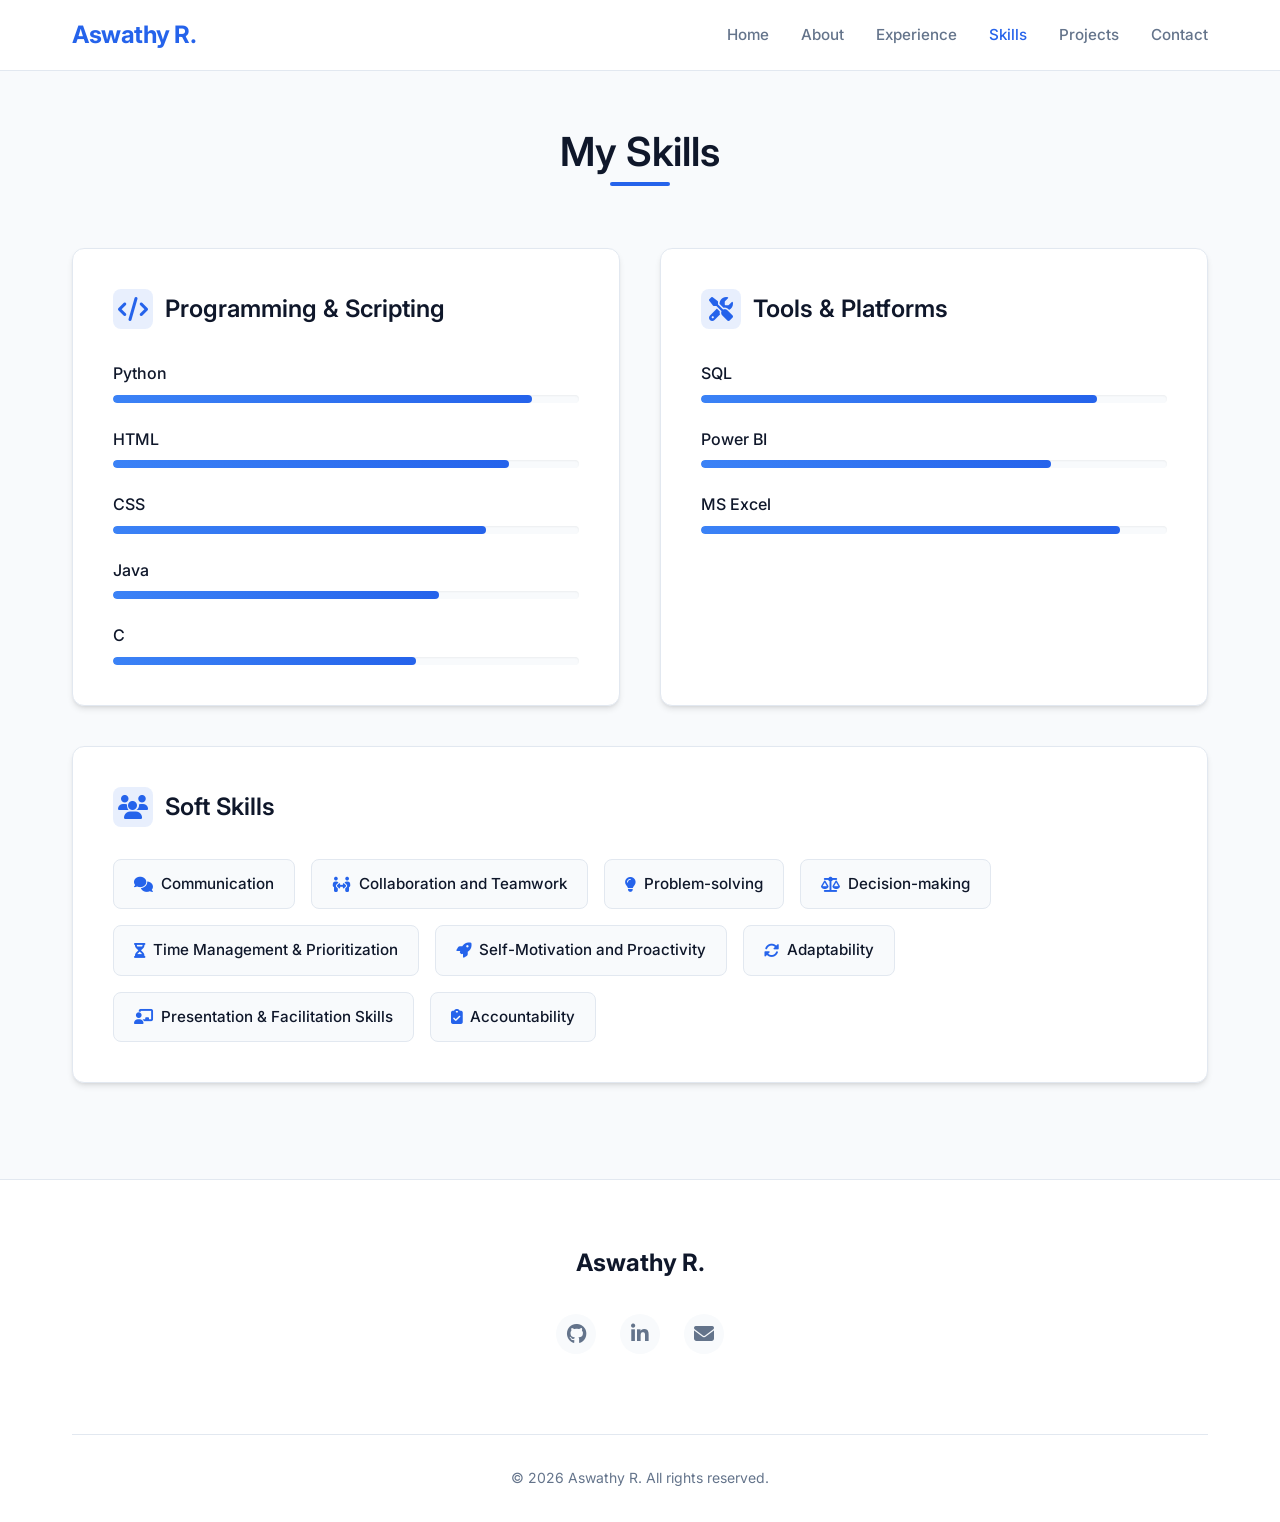
<file: skills.html>
<!DOCTYPE html>
<html lang="en">
<head>
    <meta charset="UTF-8">
    <meta name="viewport" content="width=device-width, initial-scale=1.0">
    <title>Skills | Aswathy R</title>
    <meta name="description" content="Technical and soft skills of Aswathy R.">
    <link rel="stylesheet" href="style.css">
    <link href="https://fonts.googleapis.com/css2?family=Inter:wght@300;400;500;600;700&display=swap" rel="stylesheet">
    <link rel="stylesheet" href="https://cdnjs.cloudflare.com/ajax/libs/font-awesome/6.4.0/css/all.min.css">
    <style>
        .skill-category {
            background: var(--bg-card);
            padding: 2.5rem;
            border-radius: var(--radius);
            box-shadow: var(--shadow-md);
            border: 1px solid var(--border);
            height: 100%;
            transition: var(--transition);
        }
        .skill-category:hover {
            transform: translateY(-5px);
            box-shadow: var(--shadow-lg);
            border-color: var(--primary-light);
        }
        .skill-category-title {
            margin-bottom: 2rem;
            color: var(--text-main);
            display: flex;
            align-items: center;
            gap: 0.75rem;
            font-size: 1.5rem;
        }
        .skill-icon-wrapper {
            width: 40px;
            height: 40px;
            border-radius: 8px;
            background: rgba(37, 99, 235, 0.1);
            display: flex;
            align-items: center;
            justify-content: center;
            color: var(--primary);
        }
        .skill-item {
            margin-bottom: 1.5rem;
        }
        .skill-item:last-child {
            margin-bottom: 0;
        }
        .skill-info {
            display: flex;
            justify-content: space-between;
            margin-bottom: 0.5rem;
            font-weight: 500;
            color: var(--text-secondary);
        }
        .progress-bar {
            width: 100%;
            background: var(--bg-main);
            border-radius: 10px;
            height: 8px;
            overflow: hidden;
            box-shadow: inset 0 1px 2px rgba(0,0,0,0.05);
        }
        .progress-fill {
            height: 100%;
            background: linear-gradient(90deg, var(--primary-light), var(--primary));
            border-radius: 10px;
            width: 0; /* Animated via CSS class */
            transition: width 1.5s cubic-bezier(0.16, 1, 0.3, 1);
        }
        
        /* Soft Skills Tags */
        .soft-skills-container {
            display: flex;
            flex-wrap: wrap;
            gap: 1rem;
        }
        .soft-skill-tag {
            background: var(--bg-main);
            color: var(--text-main);
            padding: 0.75rem 1.25rem;
            border-radius: 8px;
            font-weight: 500;
            font-size: 0.95rem;
            border: 1px solid var(--border);
            display: flex;
            align-items: center;
            gap: 0.5rem;
            transition: var(--transition);
        }
        .soft-skill-tag i {
            color: var(--primary);
        }
        .soft-skill-tag:hover {
            background: var(--primary);
            color: white;
            border-color: var(--primary);
            transform: translateY(-2px);
        }
        .soft-skill-tag:hover i {
            color: white;
        }

        /* Set Progress Fill Widths */
        .fill-90 { width: 90%; }
        .fill-80 { width: 80%; }
        .fill-75 { width: 75%; }
        .fill-85 { width: 85%; }
        .fill-70 { width: 70%; }
        .fill-65 { width: 65%; }

        @keyframes fillProgress {
            from { width: 0; }
        }
        .progress-fill {
            animation: fillProgress 1.5s ease-out forwards;
        }
    </style>
</head>
<body>
    <nav class="navbar">
        <div class="nav-content">
            <a href="index.html" class="logo">Aswathy R.</a>
            <ul class="nav-links">
                <li><a href="index.html">Home</a></li>
                <li><a href="about.html">About</a></li>
                <li><a href="experience.html">Experience</a></li>
                <li><a href="skills.html" class="active">Skills</a></li>
                <li><a href="projects.html">Projects</a></li>
                <li><a href="contact.html">Contact</a></li>
            </ul>
            <div class="menu-btn"><i class="fas fa-bars"></i></div>
        </div>
    </nav>

    <main style="padding-top: 8rem; min-height: calc(100vh - 200px);">
        <section class="skills" style="padding-top: 0;">
            <div class="container">
                <div class="section-header fade-in-up">
                    <h2 class="section-title">My Skills</h2>
                </div>
                
                <div style="display: grid; grid-template-columns: repeat(auto-fit, minmax(320px, 1fr)); gap: 2.5rem; margin-bottom: 2.5rem;">
                    
                    <!-- Programming & Scripting -->
                    <div class="skill-category fade-in-up delay-1">
                        <h3 class="skill-category-title">
                            <div class="skill-icon-wrapper"><i class="fas fa-code"></i></div>
                            Programming & Scripting
                        </h3>
                        
                        <div class="skill-item">
                            <div class="skill-info"><span>Python</span></div>
                            <div class="progress-bar"><div class="progress-fill fill-90" style="animation-delay: 0.2s;"></div></div>
                        </div>
                        
                        <div class="skill-item">
                            <div class="skill-info"><span>HTML</span></div>
                            <div class="progress-bar"><div class="progress-fill fill-85" style="animation-delay: 0.3s;"></div></div>
                        </div>
                        
                        <div class="skill-item">
                            <div class="skill-info"><span>CSS</span></div>
                            <div class="progress-bar"><div class="progress-fill fill-80" style="animation-delay: 0.4s;"></div></div>
                        </div>

                        <div class="skill-item">
                            <div class="skill-info"><span>Java</span></div>
                            <div class="progress-bar"><div class="progress-fill fill-70" style="animation-delay: 0.5s;"></div></div>
                        </div>

                        <div class="skill-item">
                            <div class="skill-info"><span>C</span></div>
                            <div class="progress-bar"><div class="progress-fill fill-65" style="animation-delay: 0.6s;"></div></div>
                        </div>
                    </div>
                    
                    <!-- Tools & Platforms -->
                    <div class="skill-category fade-in-up delay-2">
                        <h3 class="skill-category-title">
                            <div class="skill-icon-wrapper"><i class="fas fa-tools"></i></div>
                            Tools & Platforms
                        </h3>
                        
                        <div class="skill-item">
                            <div class="skill-info"><span>SQL</span></div>
                            <div class="progress-bar"><div class="progress-fill fill-85" style="animation-delay: 0.3s;"></div></div>
                        </div>
                        
                        <div class="skill-item">
                            <div class="skill-info"><span>Power BI</span></div>
                            <div class="progress-bar"><div class="progress-fill fill-75" style="animation-delay: 0.4s;"></div></div>
                        </div>
                        
                        <div class="skill-item">
                            <div class="skill-info"><span>MS Excel</span></div>
                            <div class="progress-bar"><div class="progress-fill fill-90" style="animation-delay: 0.5s;"></div></div>
                        </div>
                    </div>
                </div>

                <!-- Soft Skills -->
                <div class="skill-category fade-in-up delay-3" style="max-width: 100%;">
                    <h3 class="skill-category-title">
                        <div class="skill-icon-wrapper"><i class="fas fa-users"></i></div>
                        Soft Skills
                    </h3>
                    
                    <div class="soft-skills-container">
                        <div class="soft-skill-tag"><i class="fas fa-comments"></i> Communication</div>
                        <div class="soft-skill-tag"><i class="fas fa-people-arrows"></i> Collaboration and Teamwork</div>
                        <div class="soft-skill-tag"><i class="fas fa-lightbulb"></i> Problem-solving</div>
                        <div class="soft-skill-tag"><i class="fas fa-balance-scale"></i> Decision-making</div>
                        <div class="soft-skill-tag"><i class="fas fa-hourglass-half"></i> Time Management & Prioritization</div>
                        <div class="soft-skill-tag"><i class="fas fa-rocket"></i> Self-Motivation and Proactivity</div>
                        <div class="soft-skill-tag"><i class="fas fa-sync-alt"></i> Adaptability</div>
                        <div class="soft-skill-tag"><i class="fas fa-chalkboard-teacher"></i> Presentation & Facilitation Skills</div>
                        <div class="soft-skill-tag"><i class="fas fa-clipboard-check"></i> Accountability</div>
                    </div>
                </div>

            </div>
        </section>
    </main>

    <footer>
        <div class="container footer-content">
            <div class="footer-logo">Aswathy R.</div>
            <div class="footer-social">
                <a href="https://github.com/Aswathy-R1211" target="_blank" aria-label="GitHub"><i class="fab fa-github"></i></a>
                <a href="https://www.linkedin.com/in/aswathy-r-1751b9347" target="_blank" aria-label="LinkedIn"><i class="fab fa-linkedin-in"></i></a>
                <a href="mailto:aswathysarovar@gmail.com"  target="_blank" aria-label="Email"><i class="fas fa-envelope"></i></a>
            </div>
            <div class="footer-bottom">
                <p>&copy; 2026 Aswathy R. All rights reserved.</p>
            </div>
        </div>
    </footer>

    <script src="main.js"></script>
</body>
</html>
</file>
<file: style.css>
:root {
    --primary: #2563eb;
    --primary-light: #3b82f6;
    --primary-dark: #1d4ed8;
    --secondary: #0ea5e9;
    --bg-main: #f8fafc;
    --bg-card: #ffffff;
    --text-main: #0f172a;
    --text-muted: #64748b;
    --border: #e2e8f0;
    --shadow-sm: 0 1px 2px 0 rgb(0 0 0 / 0.05);
    --shadow-md: 0 4px 6px -1px rgb(0 0 0 / 0.1), 0 2px 4px -2px rgb(0 0 0 / 0.1);
    --shadow-lg: 0 10px 15px -3px rgb(0 0 0 / 0.1), 0 4px 6px -4px rgb(0 0 0 / 0.1);
    --radius: 12px;
    --transition: all 0.3s ease;
}

* {
    margin: 0;
    padding: 0;
    box-sizing: border-box;
    font-family: 'Inter', system-ui, -apple-system, sans-serif;
}

body {
    background-color: var(--bg-main);
    color: var(--text-main);
    line-height: 1.6;
    overflow-x: hidden;
}

h1,
h2,
h3,
h4,
h5,
h6 {
    color: var(--text-main);
    font-weight: 600;
    line-height: 1.2;
}

a {
    text-decoration: none;
    color: inherit;
    transition: var(--transition);
}

/* Navbar */
.navbar {
    position: fixed;
    top: 0;
    width: 100%;
    background: rgba(255, 255, 255, 0.9);
    backdrop-filter: blur(10px);
    border-bottom: 1px solid var(--border);
    z-index: 1000;
    padding: 1rem 0;
    transition: var(--transition);
}

.nav-content {
    max-width: 1200px;
    margin: 0 auto;
    padding: 0 2rem;
    display: flex;
    justify-content: space-between;
    align-items: center;
}

.logo {
    font-size: 1.5rem;
    font-weight: 700;
    color: var(--primary);
    letter-spacing: -0.5px;
}

.nav-links {
    display: flex;
    list-style: none;
    gap: 2rem;
}

.nav-links a {
    font-weight: 500;
    font-size: 0.95rem;
    color: var(--text-muted);
}

.nav-links a:hover,
.nav-links a.active {
    color: var(--primary);
}

.menu-btn {
    display: none;
    font-size: 1.5rem;
    cursor: pointer;
    color: var(--text-main);
}

/* Base Container */
.container {
    max-width: 1200px;
    margin: 0 auto;
    padding: 0 2rem;
}

section {
    padding: 6rem 0;
}

/* Buttons */
.btn {
    display: inline-flex;
    align-items: center;
    justify-content: center;
    padding: 0.75rem 1.5rem;
    border-radius: 8px;
    font-weight: 500;
    font-size: 1rem;
    cursor: pointer;
    transition: var(--transition);
    gap: 0.5rem;
    border: none;
}

.btn-primary {
    background-color: var(--primary);
    color: white;
    box-shadow: 0 4px 14px 0 rgba(37, 99, 235, 0.39);
}

.btn-primary:hover {
    background-color: var(--primary-dark);
    transform: translateY(-2px);
    box-shadow: 0 6px 20px rgba(37, 99, 235, 0.23);
    color: white;
}

.btn-outline {
    background-color: transparent;
    border: 2px solid var(--border);
    color: var(--text-main);
}

.btn-outline:hover {
    border-color: var(--primary);
    color: var(--primary);
    transform: translateY(-2px);
}

/* Animations */
@keyframes fadeInUp {
    from {
        opacity: 0;
        transform: translateY(20px);
    }

    to {
        opacity: 1;
        transform: translateY(0);
    }
}

.fade-in-up {
    animation: fadeInUp 0.8s cubic-bezier(0.16, 1, 0.3, 1) forwards;
    opacity: 0;
}

.delay-1 {
    animation-delay: 0.1s;
}

.delay-2 {
    animation-delay: 0.2s;
}

.delay-3 {
    animation-delay: 0.3s;
}

.delay-4 {
    animation-delay: 0.4s;
}

/* Hero Section */
.hero {
    min-height: 100vh;
    display: flex;
    align-items: center;
    padding-top: 5rem;
    background: radial-gradient(circle at top right, #e0f2fe 0%, transparent 40%),
        radial-gradient(circle at bottom left, #dbeafe 0%, transparent 40%);
}

.hero-content {
    display: grid;
    grid-template-columns: 1fr 1fr;
    gap: 4rem;
    align-items: center;
}

.hero-text h1 {
    font-size: 3.5rem;
    margin-bottom: 0.5rem;
    letter-spacing: -1px;
}

.hero-title {
    font-size: 1.5rem;
    color: var(--primary);
    font-weight: 500;
    margin-bottom: 1.5rem;
}

.hero-tagline {
    font-size: 1.125rem;
    color: var(--text-muted);
    margin-bottom: 2rem;
    max-width: 90%;
}

.hero-actions {
    display: flex;
    gap: 1rem;
    flex-wrap: wrap;
    margin-bottom: 3rem;
}

.social-links {
    display: flex;
    gap: 1.5rem;
}

.social-links a {
    display: flex;
    align-items: center;
    justify-content: center;
    width: 40px;
    height: 40px;
    border-radius: 50%;
    background: var(--bg-card);
    color: var(--text-muted);
    font-size: 1.25rem;
    box-shadow: var(--shadow-sm);
    border: 1px solid var(--border);
}

.social-links a:hover {
    color: white;
    background: var(--primary);
    border-color: var(--primary);
    transform: translateY(-3px);
    box-shadow: var(--shadow-md);
}

.hero-image {
    position: relative;
    display: flex;
    justify-content: center;
}

.hero-image .img-container {
    width: 450px;
    height: 450px;
    border-radius: 50%;
    padding: 10px;
    background: linear-gradient(135deg, var(--primary), var(--secondary));
    box-shadow: var(--shadow-lg);
    animation: float 6s ease-in-out infinite;
}

@keyframes float {
    0% {
        transform: translateY(0px);
    }

    50% {
        transform: translateY(-20px);
    }

    100% {
        transform: translateY(0px);
    }
}

.hero-image img {
    width: 100%;
    height: 100%;
    object-fit: cover;
    border-radius: 50%;
    border: 4px solid var(--bg-card);
}

/* Highlights Section */
.highlights {
    background: var(--bg-card);
    padding: 4rem 0;
    border-top: 1px solid var(--border);
    border-bottom: 1px solid var(--border);
}

.highlights-grid {
    display: grid;
    grid-template-columns: repeat(auto-fit, minmax(250px, 1fr));
    gap: 2rem;
}

.highlight-card {
    text-align: center;
    padding: 2.5rem 1.5rem;
    border-radius: var(--radius);
    background: var(--bg-main);
    transition: var(--transition);
    border: 1px solid transparent;
}

.highlight-card:hover {
    transform: translateY(-5px);
    box-shadow: var(--shadow-md);
    background: white;
    border-color: var(--border);
}

.highlight-icon {
    font-size: 2.5rem;
    color: var(--primary);
    margin-bottom: 1.5rem;
}

.highlight-card h3 {
    font-size: 1.125rem;
    margin-bottom: 0.5rem;
}

/* Section Headers */
.section-header {
    text-align: center;
    margin-bottom: 3.5rem;
}

.section-title {
    font-size: 2.5rem;
    margin-bottom: 1rem;
    display: inline-block;
    position: relative;
    color: var(--text-main);
}

.section-title::after {
    content: '';
    position: absolute;
    bottom: -10px;
    left: 50%;
    transform: translateX(-50%);
    width: 60px;
    height: 4px;
    background: var(--primary);
    border-radius: 2px;
}

/* Featured Projects */
.projects-section {
    background: var(--bg-main);
}

.projects-grid {
    display: grid;
    grid-template-columns: repeat(auto-fit, minmax(350px, 1fr));
    gap: 2rem;
}

.project-card {
    background: var(--bg-card);
    border-radius: var(--radius);
    overflow: hidden;
    box-shadow: var(--shadow-md);
    transition: var(--transition);
    border: 1px solid var(--border);
    display: flex;
    flex-direction: column;
}

.project-card:hover {
    transform: translateY(-10px);
    box-shadow: var(--shadow-lg);
    border-color: var(--primary-light);
}

.project-content {
    padding: 2.5rem;
    flex-grow: 1;
    display: flex;
    flex-direction: column;
}

.project-category {
    font-size: 0.875rem;
    color: var(--primary);
    font-weight: 600;
    margin-bottom: 0.75rem;
    text-transform: uppercase;
    letter-spacing: 1px;
}

.project-card h3 {
    font-size: 1.5rem;
    margin-bottom: 1rem;
}

.project-card p {
    color: var(--text-muted);
    margin-bottom: 1.5rem;
    flex-grow: 1;
}

.project-tech {
    display: flex;
    gap: 0.5rem;
    flex-wrap: wrap;
    margin-bottom: 2rem;
}

.tech-tag {
    background: var(--bg-main);
    color: var(--text-secondary);
    padding: 0.35rem 0.85rem;
    border-radius: 20px;
    font-size: 0.875rem;
    font-weight: 500;
    border: 1px solid var(--border);
}

.project-links {
    display: flex;
    gap: 1.5rem;
    margin-top: auto;
}

.project-link {
    color: var(--text-main);
    font-weight: 500;
    display: inline-flex;
    align-items: center;
    gap: 0.5rem;
    font-size: 0.95rem;
}

.project-link:hover {
    color: var(--primary);
}

/* Footer */
footer {
    background: var(--bg-card);
    padding: 4rem 0 2rem;
    border-top: 1px solid var(--border);
}

.footer-content {
    display: flex;
    flex-direction: column;
    align-items: center;
    gap: 2rem;
}

.footer-logo {
    font-size: 1.5rem;
    font-weight: 700;
    color: var(--text-main);
}

.footer-social {
    display: flex;
    gap: 1.5rem;
}

.footer-social a {
    display: flex;
    align-items: center;
    justify-content: center;
    width: 40px;
    height: 40px;
    border-radius: 50%;
    background: var(--bg-main);
    color: var(--text-muted);
    font-size: 1.25rem;
    transition: var(--transition);
}

.footer-social a:hover {
    color: white;
    background: var(--primary);
    transform: translateY(-3px);
}

.footer-bottom {
    margin-top: 3rem;
    padding-top: 2rem;
    border-top: 1px solid var(--border);
    text-align: center;
    color: var(--text-muted);
    font-size: 0.875rem;
    width: 100%;
}

/* Responsive */
@media (max-width: 992px) {
    .hero-content {
        grid-template-columns: 1fr;
        text-align: center;
    }

    .hero-tagline {
        margin: 0 auto 2rem;
    }

    .hero-actions {
        justify-content: center;
    }

    .social-links {
        justify-content: center;
    }

    .hero-image {
        grid-row: 1;
        margin-bottom: 2rem;
    }
}

@media (max-width: 768px) {
    .nav-links {
        display: none;
        position: absolute;
        top: 100%;
        left: 0;
        width: 100%;
        background: rgba(255, 255, 255, 0.98);
        flex-direction: column;
        padding: 2rem;
        box-shadow: var(--shadow-md);
        gap: 1.5rem;
        text-align: center;
    }

    .nav-links.active {
        display: flex;
    }

    .menu-btn {
        display: block;
    }

    .hero-text h1 {
        font-size: 2.5rem;
    }

    .hero-image .img-container {
        width: 280px;
        height: 280px;
    }

    .projects-grid {
        grid-template-columns: 1fr;
    }
}
</file>
